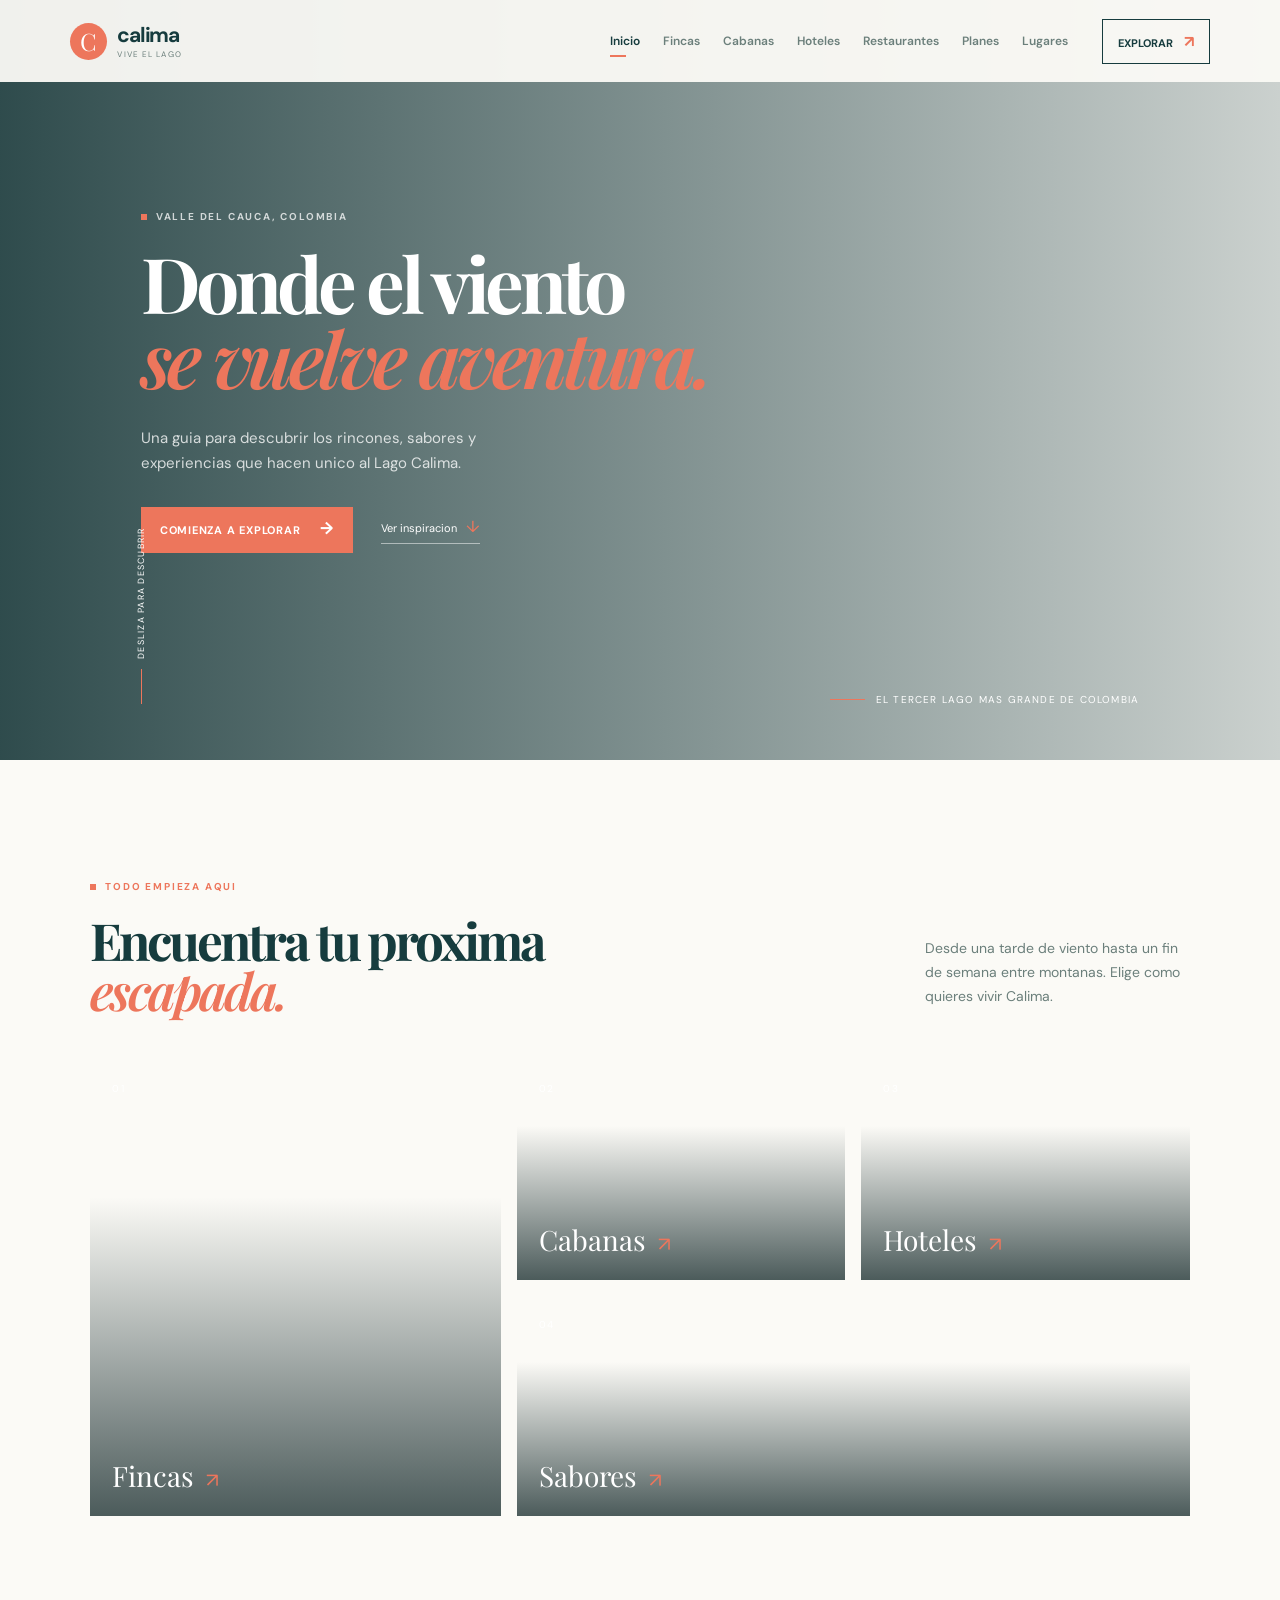
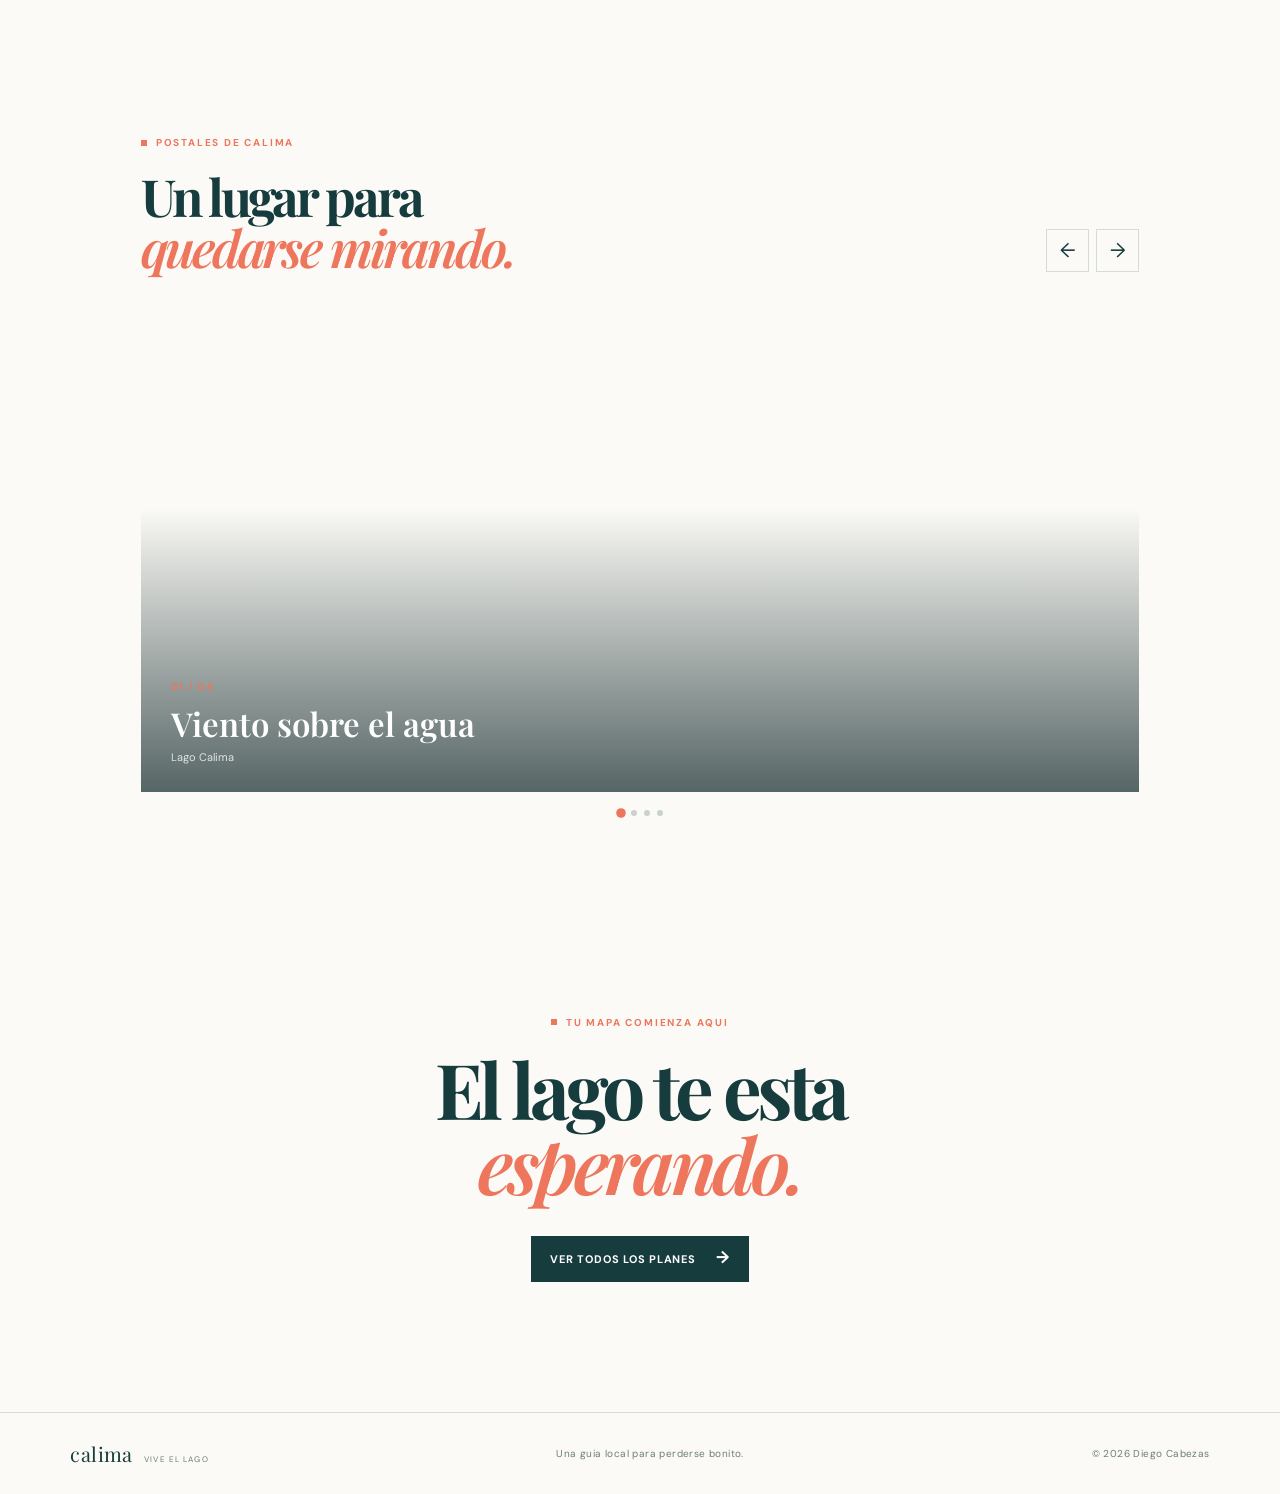
<file: index.html>
<!doctype html>
<html lang="es">
<head>
  <meta charset="UTF-8">
  <meta name="viewport" content="width=device-width, initial-scale=1.0">
  <meta name="description" content="Descubre hospedajes, sabores y experiencias alrededor del Lago Calima.">
  <title>Calima | Descubre el lago</title>
  <link rel="preconnect" href="https://fonts.googleapis.com">
  <link rel="preconnect" href="https://fonts.gstatic.com" crossorigin>
  <link href="https://fonts.googleapis.com/css2?family=DM+Sans:wght@400;500;600;700&family=Playfair+Display:wght@600;700&display=swap" rel="stylesheet">
  <link rel="stylesheet" href="styles.css">
</head>
<body>
  <header class="site-header">
    <a class="brand" href="index.html" aria-label="Calima, inicio">
      <span class="brand-mark" aria-hidden="true">C</span>
      <span><strong>calima</strong><small>vive el lago</small></span>
    </a>

    <button class="menu-toggle" type="button" aria-label="Abrir menu" aria-expanded="false" aria-controls="main-nav">
      <span></span><span></span><span></span>
    </button>

    <nav id="main-nav" class="main-nav" aria-label="Navegacion principal">
      <a class="active" href="index.html">Inicio</a>
      <a href="fincas.html">Fincas</a>
      <a href="cabanas.html">Cabanas</a>
      <a href="hoteles.html">Hoteles</a>
      <a href="restaurantes.html">Restaurantes</a>
      <a href="planes.html">Planes</a>
      <a href="lugares.html">Lugares</a>
    </nav>

    <a class="header-action" href="#explora">Explorar <span aria-hidden="true">&#8599;</span></a>
  </header>

  <main>
    <section class="hero" aria-labelledby="hero-title">
      <div class="hero-content">
        <p class="eyebrow"><span></span> Valle del Cauca, Colombia</p>
        <h1 id="hero-title">Donde el viento<br><em>se vuelve aventura.</em></h1>
        <p class="hero-copy">Una guia para descubrir los rincones, sabores y experiencias que hacen unico al Lago Calima.</p>
        <div class="hero-actions">
          <a class="button button-primary" href="#explora">Comienza a explorar <span aria-hidden="true">&#8594;</span></a>
          <a class="text-link" href="#galeria">Ver inspiracion <span aria-hidden="true">&#8595;</span></a>
        </div>
      </div>
      <div class="hero-note"><span class="note-line"></span><span>El tercer lago mas grande de Colombia</span></div>
      <div class="scroll-cue"><span></span> Desliza para descubrir</div>
    </section>

    <section id="explora" class="explore-section section-shell" aria-labelledby="explore-title">
      <div class="section-heading">
        <div>
          <p class="eyebrow eyebrow-dark"><span></span> Todo empieza aqui</p>
          <h2 id="explore-title">Encuentra tu proxima<br><em>escapada.</em></h2>
        </div>
        <p>Desde una tarde de viento hasta un fin de semana entre montanas. Elige como quieres vivir Calima.</p>
      </div>
      <div class="category-grid">
        <a class="category-card category-tall" href="fincas.html"><span class="card-number">01</span><span class="category-name">Fincas <i>&#8599;</i></span></a>
        <a class="category-card category-cabins" href="cabanas.html"><span class="card-number">02</span><span class="category-name">Cabanas <i>&#8599;</i></span></a>
        <a class="category-card category-hotels" href="hoteles.html"><span class="card-number">03</span><span class="category-name">Hoteles <i>&#8599;</i></span></a>
        <a class="category-card category-food" href="restaurantes.html"><span class="card-number">04</span><span class="category-name">Sabores <i>&#8599;</i></span></a>
      </div>
    </section>

    <section id="galeria" class="gallery-section section-shell" aria-labelledby="gallery-title">
      <div class="gallery-heading">
        <div>
          <p class="eyebrow eyebrow-dark"><span></span> Postales de Calima</p>
          <h2 id="gallery-title">Un lugar para<br><em>quedarse mirando.</em></h2>
        </div>
        <div class="gallery-controls" aria-label="Controles de galeria">
          <button class="gallery-button" id="gallery-prev" type="button" aria-label="Imagen anterior">&#8592;</button>
          <button class="gallery-button" id="gallery-next" type="button" aria-label="Imagen siguiente">&#8594;</button>
        </div>
      </div>
      <div class="gallery-frame">
        <div class="gallery-track" id="gallery-track"></div>
        <div class="gallery-caption"><span id="gallery-counter">01 / 04</span><strong id="gallery-title-current">Viento sobre el agua</strong><span id="gallery-location">Lago Calima</span></div>
      </div>
      <div class="gallery-dots" id="gallery-dots" aria-label="Seleccionar imagen"></div>
    </section>

    <section class="closing-section section-shell">
      <p class="eyebrow eyebrow-dark"><span></span> Tu mapa comienza aqui</p>
      <h2>El lago te esta<br><em>esperando.</em></h2>
      <a class="button button-dark" href="planes.html">Ver todos los planes <span aria-hidden="true">&#8594;</span></a>
    </section>
  </main>

  <footer class="site-footer">
    <span class="brand-footer">calima <small>vive el lago</small></span>
    <span>Una guia local para perderse bonito.</span>
    <span>&copy; 2026 Diego Cabezas</span>
  </footer>
  <script src="app.js"></script>
</body>
</html>
</file>
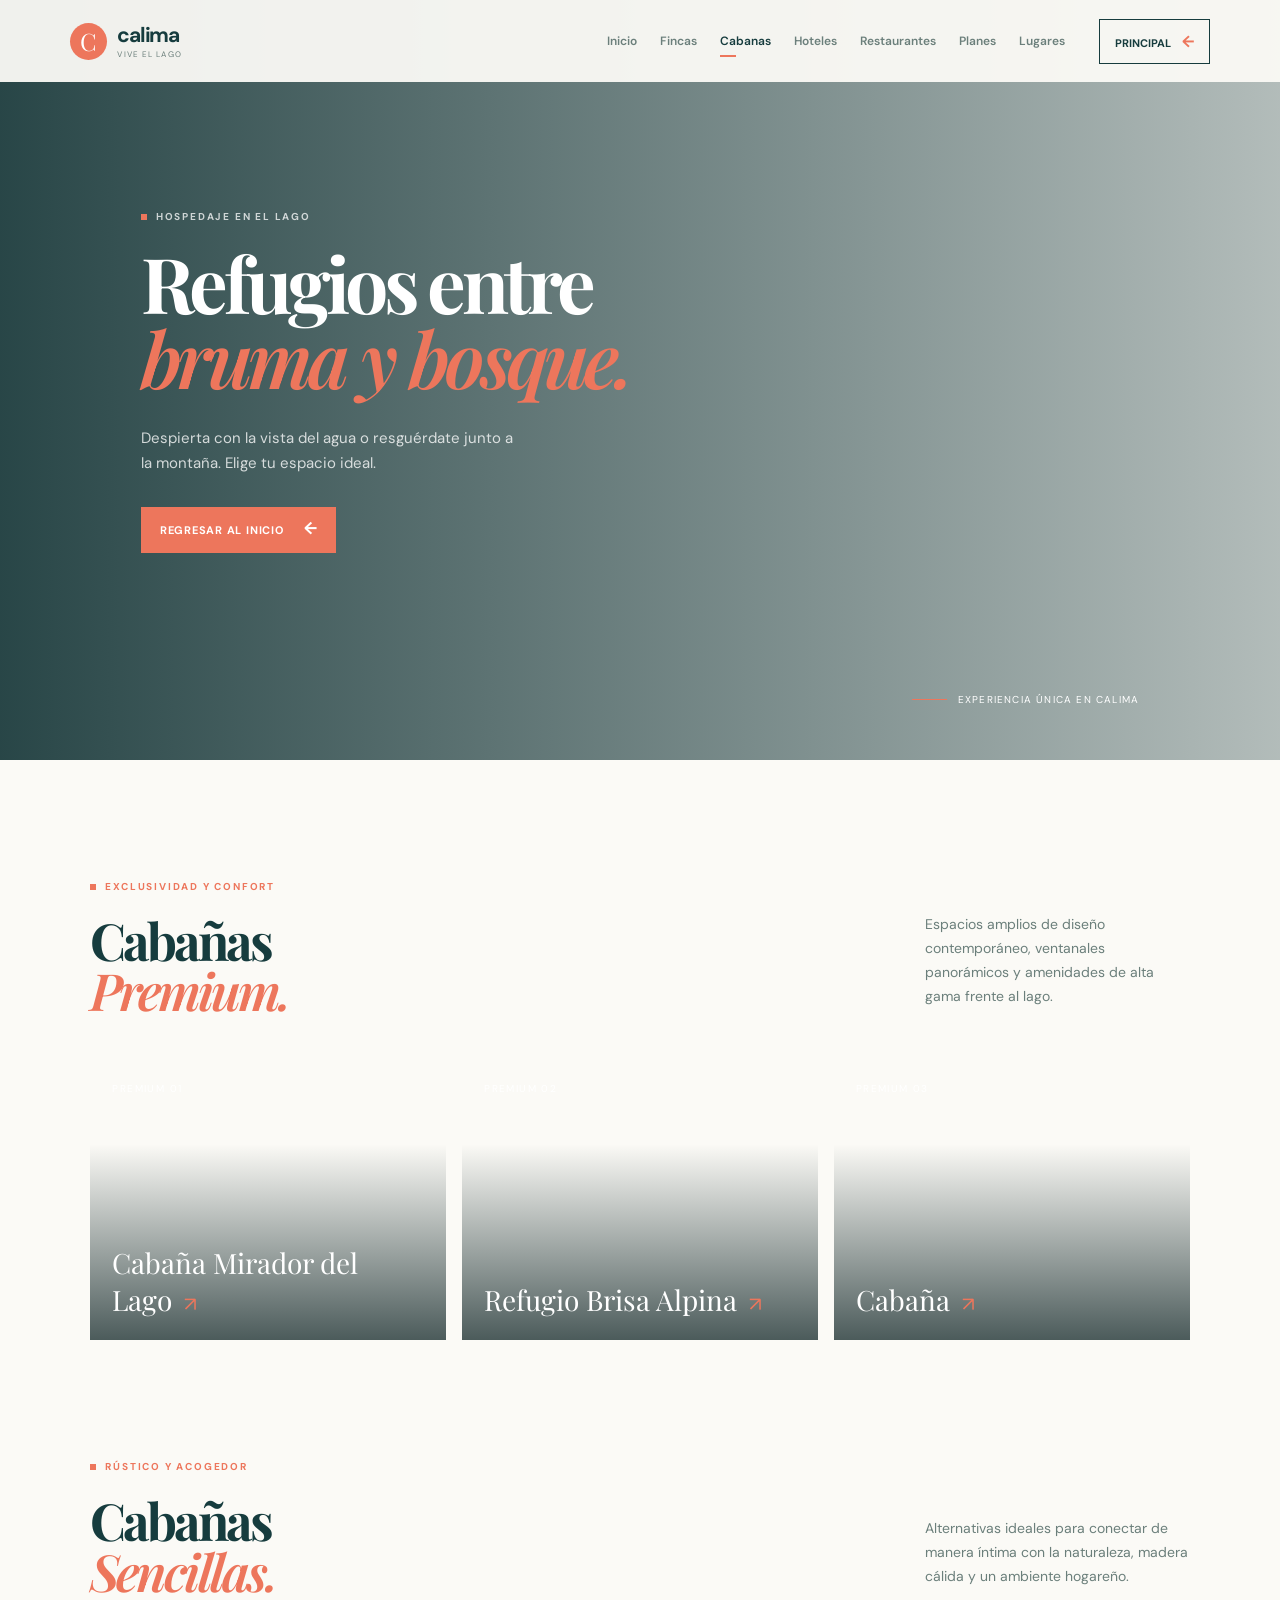
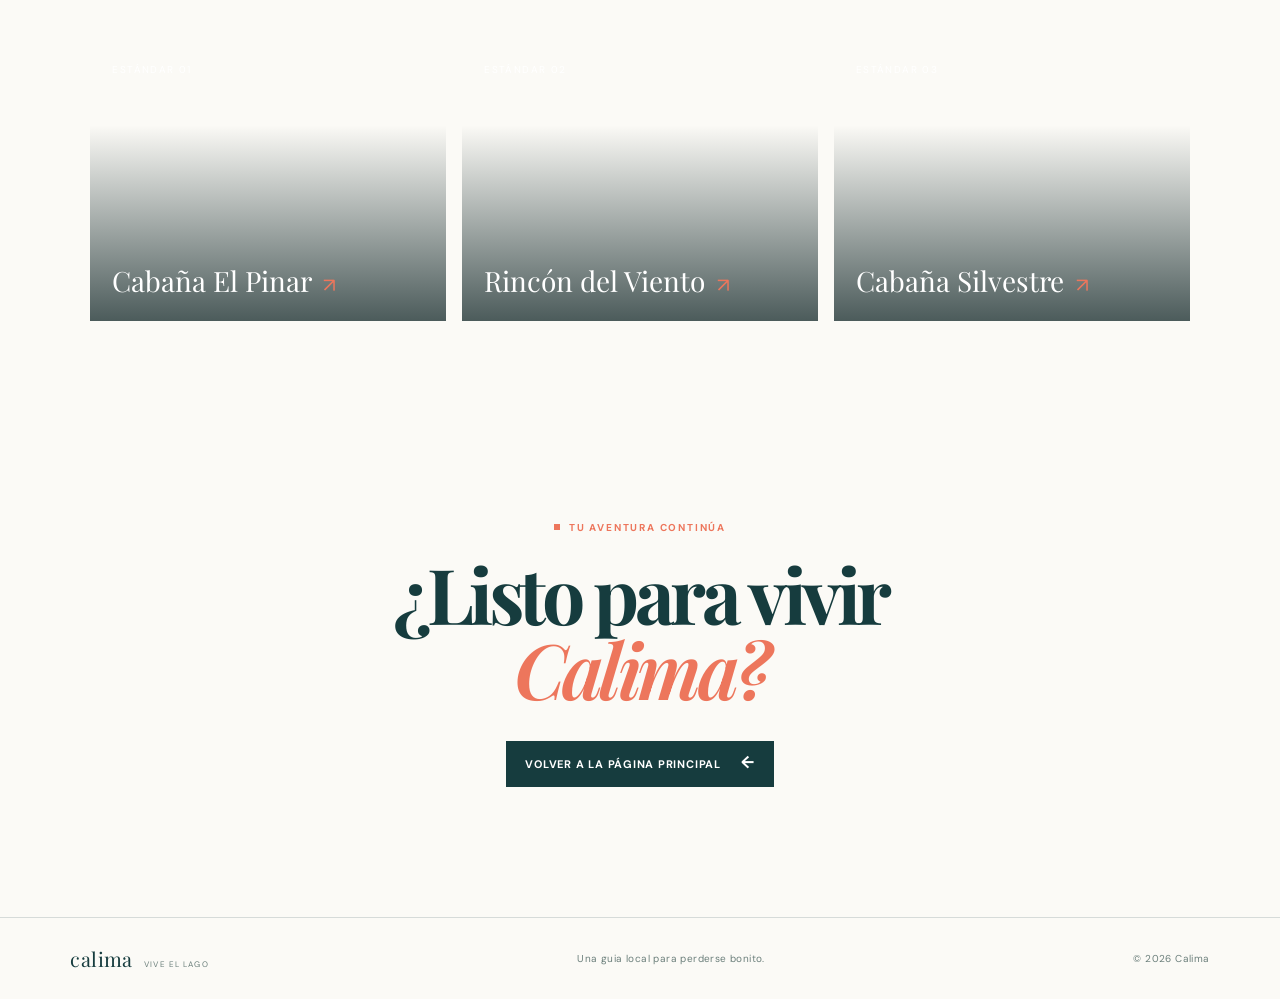
<file: cabanas.html>
<!doctype html>
<html lang="es">
<head>
  <meta charset="UTF-8">
  <meta name="viewport" content="width=device-width, initial-scale=1.0">
  <meta name="description" content="Descubre nuestras cabañas premium y sencillas alrededor del Lago Calima.">
  <title>Cabañas | Calima</title>
  <link rel="preconnect" href="https://fonts.googleapis.com">
  <link rel="preconnect" href="https://fonts.gstatic.com" crossorigin>
  <link href="https://fonts.googleapis.com/css2?family=DM+Sans:wght@400;500;600;700&family=Playfair+Display:wght@600;700&display=swap" rel="stylesheet">
  <link rel="stylesheet" href="styles.css">
</head>
<body>
  <header class="site-header">
    <a class="brand" href="index.html" aria-label="Calima, inicio">
      <span class="brand-mark" aria-hidden="true">C</span>
      <span><strong>calima</strong><small>vive el lago</small></span>
    </a>

    <button class="menu-toggle" type="button" aria-label="Abrir menu" aria-expanded="false" aria-controls="main-nav">
      <span></span><span></span><span></span>
    </button>

    <nav id="main-nav" class="main-nav" aria-label="Navegacion principal">
      <a href="index.html">Inicio</a>
      <a href="fincas.html">Fincas</a>
      <a class="active" href="cabanas.html">Cabanas</a>
      <a href="hoteles.html">Hoteles</a>
      <a href="restaurantes.html">Restaurantes</a>
      <a href="planes.html">Planes</a>
      <a href="lugares.html">Lugares</a>
    </nav>

    <a class="header-action" href="index.html">Principal <span aria-hidden="true">&#8592;</span></a>
  </header>

  <main>
    <!-- Cabecera interna de Cabañas -->
    <section class="hero hero-internal" aria-labelledby="cabanas-title" style="background: linear-gradient(90deg, rgba(11, 45, 47, .88), rgba(11, 45, 47, .3)), url('https://images.unsplash.com/photo-1449158743715-0a90ebb6d2d8?auto=format&fit=crop&w=2000&q=85') center/cover;">
      <div class="hero-content">
        <p class="eyebrow"><span></span> Hospedaje en el Lago</p>
        <h1 id="cabanas-title">Refugios entre<br><em>bruma y bosque.</em></h1>
        <p class="hero-copy">Despierta con la vista del agua o resguérdate junto a la montaña. Elige tu espacio ideal.</p>
        <div class="hero-actions">
          <a class="button button-primary" href="index.html">Regresar al inicio <span aria-hidden="true">&#8592;</span></a>
        </div>
      </div>
      <div class="hero-note"><span class="note-line"></span><span>Experiencia única en Calima</span></div>
    </section>

    <!-- Sección Cabañas Premium -->
    <section class="section-shell" aria-labelledby="premium-title">
      <div class="section-heading">
        <div>
          <p class="eyebrow eyebrow-dark"><span></span> Exclusividad y Confort</p>
          <h2 id="premium-title">Cabañas<br><em>Premium.</em></h2>
        </div>
        <p>Espacios amplios de diseño contemporáneo, ventanales panorámicos y amenidades de alta gama frente al lago.</p>
      </div>

      <div class="category-grid cabins-grid-3">
        <div class="category-card" style="background-image: url('https://images.unsplash.com/photo-1542314831-068cd1dbfeeb?auto=format&fit=crop&w=900&q=80'); grid-row: span 1;">
          <span class="card-number">PREMIUM 01</span>
          <span class="category-name">Cabaña Mirador del Lago <i>&#8599;</i></span>
        </div>
        <div class="category-card" style="background-image: url('https://images.unsplash.com/photo-1512917774080-9991f1c4c750?auto=format&fit=crop&w=900&q=80'); grid-row: span 1;">
          <span class="card-number">PREMIUM 02</span>
          <span class="category-name">Refugio Brisa Alpina <i>&#8599;</i></span>
        </div>
        <div class="category-card" style="background-image: url('https://images.unsplash.com/photo-1600585154340-be6161a56a0c?auto=format&fit=crop&w=900&q=80'); grid-row: span 1;">
          <span class="card-number">PREMIUM 03</span>
          <span class="category-name">Cabaña <i>&#8599;</i></span>
        </div>
      </div>
    </section>

    <!-- Sección Cabañas Sencillas / Acogedoras -->
    <section class="section-shell" aria-labelledby="sencillas-title" style="padding-top: 0;">
      <div class="section-heading">
        <div>
          <p class="eyebrow eyebrow-dark"><span></span> Rústico y Acogedor</p>
          <h2 id="sencillas-title">Cabañas<br><em>Sencillas.</em></h2>
        </div>
        <p>Alternativas ideales para conectar de manera íntima con la naturaleza, madera cálida y un ambiente hogareño.</p>
      </div>

      <div class="category-grid cabins-grid-3">
        <div class="category-card" style="background-image: url('https://images.unsplash.com/photo-1510798831971-661eb04b3739?auto=format&fit=crop&w=900&q=80'); grid-row: span 1;">
          <span class="card-number">ESTÁNDAR 01</span>
          <span class="category-name">Cabaña El Pinar <i>&#8599;</i></span>
        </div>
        <div class="category-card" style="background-image: url('https://images.unsplash.com/photo-1448375240586-882707db888b?auto=format&fit=crop&w=900&q=80'); grid-row: span 1;">
          <span class="card-number">ESTÁNDAR 02</span>
          <span class="category-name">Rincón del Viento <i>&#8599;</i></span>
        </div>
        <div class="category-card" style="background-image: url('https://images.unsplash.com/photo-1470770841072-f978cf4d019e?auto=format&fit=crop&w=900&q=80'); grid-row: span 1;">
          <span class="card-number">ESTÁNDAR 03</span>
          <span class="category-name">Cabaña Silvestre <i>&#8599;</i></span>
        </div>
      </div>
    </section>

    <section class="closing-section section-shell">
      <p class="eyebrow eyebrow-dark"><span></span> Tu aventura continúa</p>
      <h2>¿Listo para vivir<br><em>Calima?</em></h2>
      <a class="button button-dark" href="index.html">Volver a la página principal <span aria-hidden="true">&#8592;</span></a>
    </section>
  </main>

  <footer class="site-footer">
    <span class="brand-footer">calima <small>vive el lago</small></span>
    <span>Una guia local para perderse bonito.</span>
    <span>&copy; 2026 Calima</span>
  </footer>
  <script src="app.js"></script>
</body>
</html>
</file>
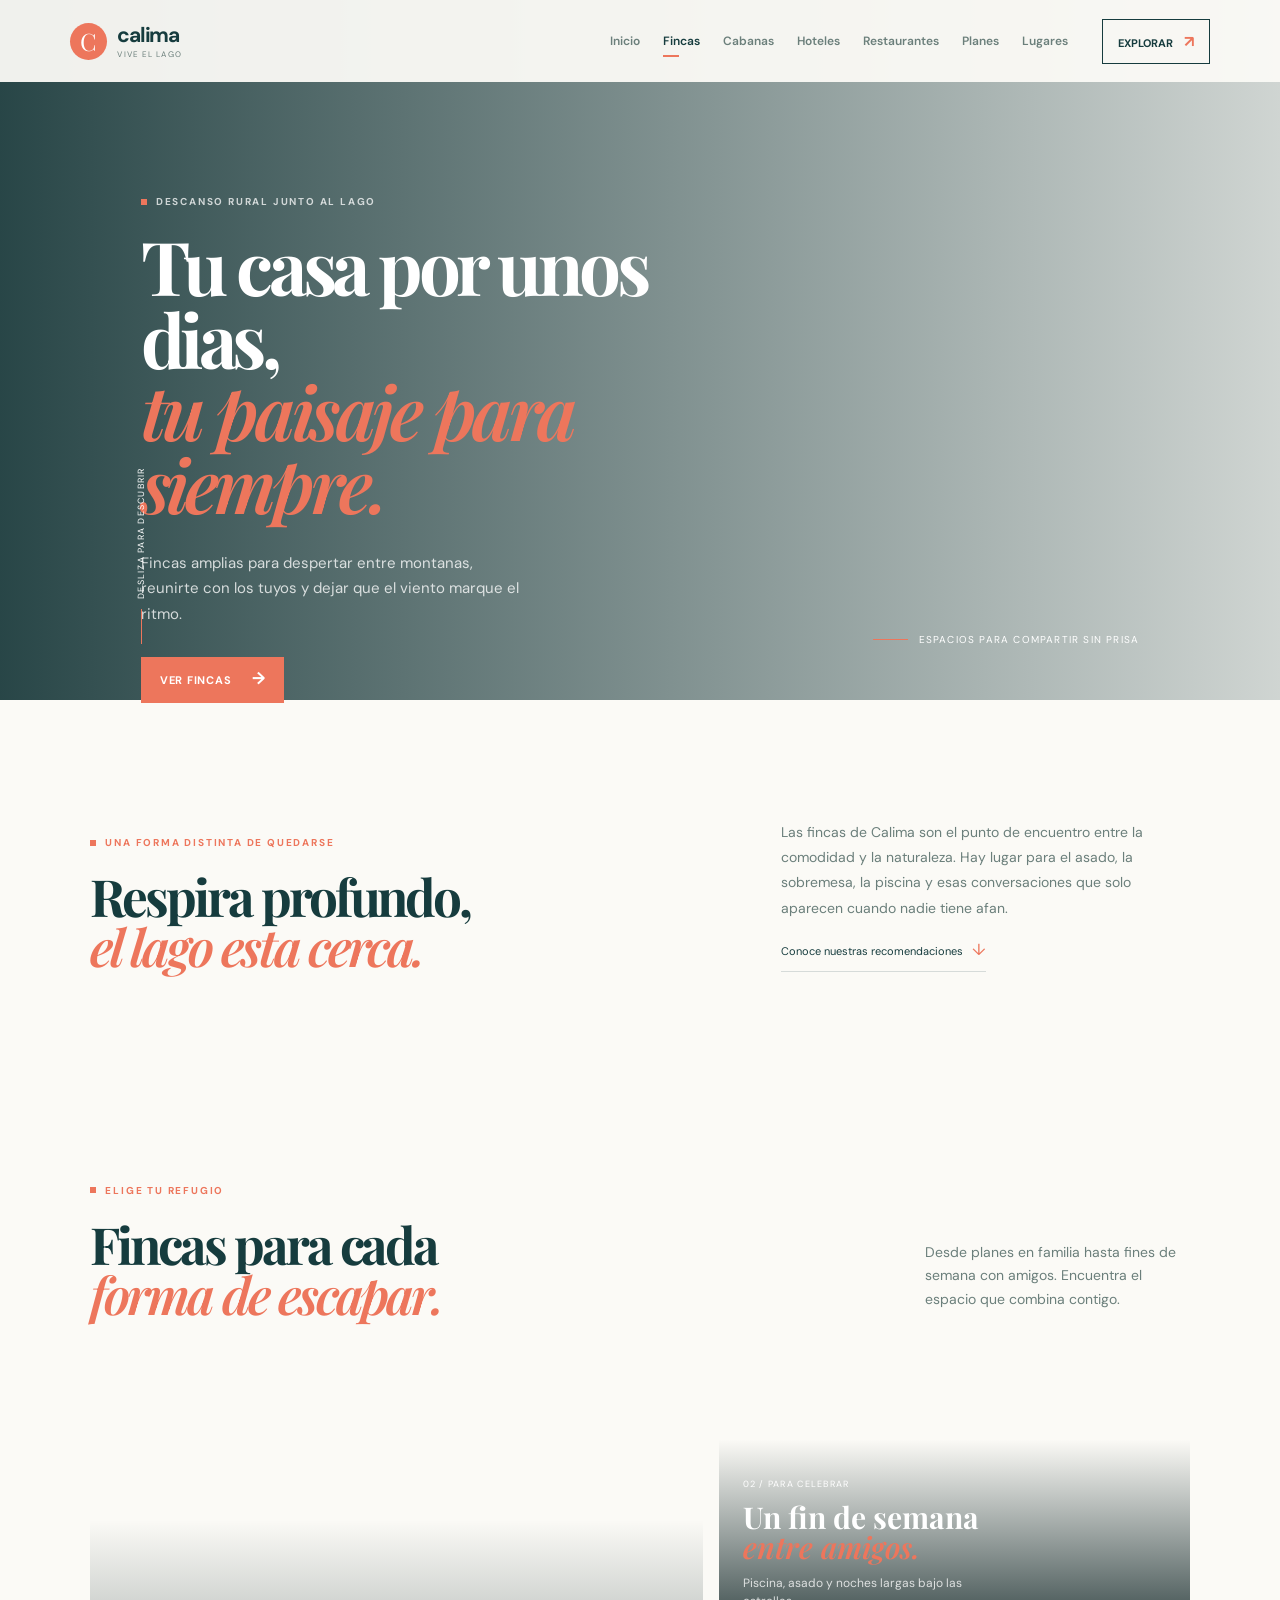
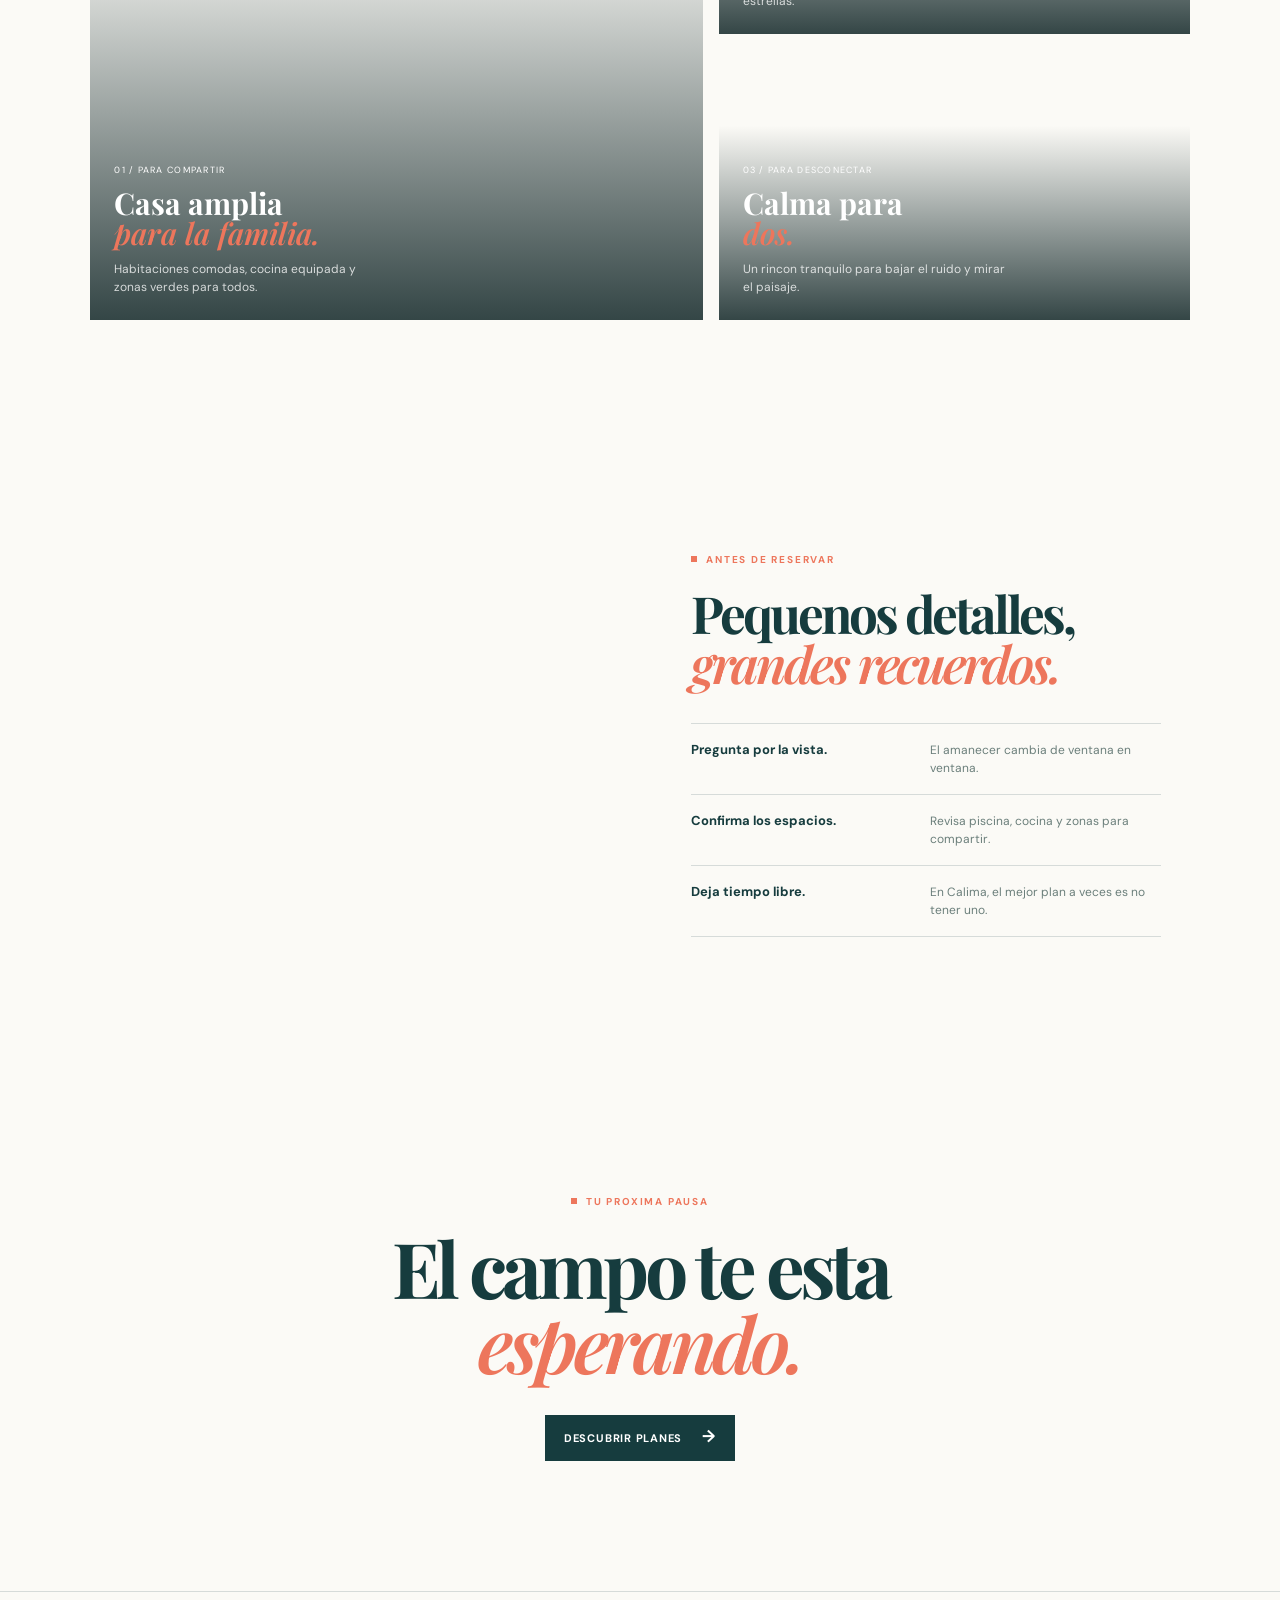
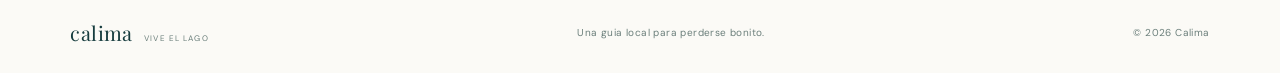
<file: fincas.html>
<!doctype html>
<html lang="es">
<head>
	<meta charset="UTF-8">
	<meta name="viewport" content="width=device-width, initial-scale=1.0">
	<meta name="description" content="Encuentra fincas para descansar, compartir y vivir el paisaje del Lago Calima.">
	<title>Fincas | Calima vive el lago</title>
	<link rel="preconnect" href="https://fonts.googleapis.com">
	<link rel="preconnect" href="https://fonts.gstatic.com" crossorigin>
	<link href="https://fonts.googleapis.com/css2?family=DM+Sans:wght@400;500;600;700&family=Playfair+Display:wght@600;700&display=swap" rel="stylesheet">
	<link rel="stylesheet" href="styles.css">
</head>
<body>
	<header class="site-header">
		<a class="brand" href="index.html" aria-label="Calima, inicio">
			<span class="brand-mark" aria-hidden="true">C</span>
			<span><strong>calima</strong><small>vive el lago</small></span>
		</a>
		<button class="menu-toggle" type="button" aria-label="Abrir menu" aria-expanded="false" aria-controls="main-nav">
			<span></span><span></span><span></span>
		</button>
		<nav id="main-nav" class="main-nav" aria-label="Navegacion principal">
			<a href="index.html">Inicio</a>
			<a class="active" href="fincas.html">Fincas</a>
			<a href="cabanas.html">Cabanas</a>
			<a href="hoteles.html">Hoteles</a>
			<a href="restaurantes.html">Restaurantes</a>
			<a href="planes.html">Planes</a>
			<a href="lugares.html">Lugares</a>
		</nav>
		<a class="header-action" href="#fincas-seleccionadas">Explorar <span aria-hidden="true">&#8599;</span></a>
	</header>

	<main>
		<section class="finca-hero" aria-labelledby="finca-hero-title">
			<div class="finca-hero-content">
				<p class="eyebrow"><span></span> Descanso rural junto al lago</p>
				<h1 id="finca-hero-title">Tu casa por unos dias,<br><em>tu paisaje para siempre.</em></h1>
				<p class="hero-copy">Fincas amplias para despertar entre montanas, reunirte con los tuyos y dejar que el viento marque el ritmo.</p>
				<a class="button button-primary" href="#fincas-seleccionadas">Ver fincas <span aria-hidden="true">&#8594;</span></a>
			</div>
			<div class="hero-note"><span class="note-line"></span><span>Espacios para compartir sin prisa</span></div>
			<div class="scroll-cue"><span></span> Desliza para descubrir</div>
		</section>

		<section class="finca-intro section-shell" aria-labelledby="finca-intro-title">
			<div>
				<p class="eyebrow eyebrow-dark"><span></span> Una forma distinta de quedarse</p>
				<h2 id="finca-intro-title">Respira profundo,<br><em>el lago esta cerca.</em></h2>
			</div>
			<div class="finca-intro-copy">
				<p>Las fincas de Calima son el punto de encuentro entre la comodidad y la naturaleza. Hay lugar para el asado, la sobremesa, la piscina y esas conversaciones que solo aparecen cuando nadie tiene afan.</p>
				<a class="text-link text-link-dark" href="#fincas-seleccionadas">Conoce nuestras recomendaciones <span aria-hidden="true">&#8595;</span></a>
			</div>
		</section>

		<section id="fincas-seleccionadas" class="finca-list section-shell" aria-labelledby="finca-list-title">
			<div class="section-heading finca-heading">
				<div>
					<p class="eyebrow eyebrow-dark"><span></span> Elige tu refugio</p>
					<h2 id="finca-list-title">Fincas para cada<br><em>forma de escapar.</em></h2>
				</div>
				<p>Desde planes en familia hasta fines de semana con amigos. Encuentra el espacio que combina contigo.</p>
			</div>
			<div class="finca-grid">
				<article class="finca-card finca-card-large finca-card-family">
					<div class="finca-card-overlay"></div>
					<div class="finca-card-content"><span class="card-number">01 / PARA COMPARTIR</span><h3>Casa amplia<br><em>para la familia.</em></h3><p>Habitaciones comodas, cocina equipada y zonas verdes para todos.</p></div>
				</article>
				<article class="finca-card finca-card-friends">
					<div class="finca-card-overlay"></div>
					<div class="finca-card-content"><span class="card-number">02 / PARA CELEBRAR</span><h3>Un fin de semana<br><em>entre amigos.</em></h3><p>Piscina, asado y noches largas bajo las estrellas.</p></div>
				</article>
				<article class="finca-card finca-card-couple">
					<div class="finca-card-overlay"></div>
					<div class="finca-card-content"><span class="card-number">03 / PARA DESCONECTAR</span><h3>Calma para<br><em>dos.</em></h3><p>Un rincon tranquilo para bajar el ruido y mirar el paisaje.</p></div>
				</article>
			</div>
		</section>

		<section class="finca-guide section-shell" aria-labelledby="guide-title">
			<div class="finca-guide-image" role="img" aria-label="Terraza de una finca con vista a las montanas"></div>
			<div class="finca-guide-content">
				<p class="eyebrow eyebrow-dark"><span></span> Antes de reservar</p>
				<h2 id="guide-title">Pequenos detalles,<br><em>grandes recuerdos.</em></h2>
				<ul class="finca-tips">
					<li><strong>Pregunta por la vista.</strong><span>El amanecer cambia de ventana en ventana.</span></li>
					<li><strong>Confirma los espacios.</strong><span>Revisa piscina, cocina y zonas para compartir.</span></li>
					<li><strong>Deja tiempo libre.</strong><span>En Calima, el mejor plan a veces es no tener uno.</span></li>
				</ul>
			</div>
		</section>

		<section class="closing-section section-shell">
			<p class="eyebrow eyebrow-dark"><span></span> Tu proxima pausa</p>
			<h2>El campo te esta<br><em>esperando.</em></h2>
			<a class="button button-dark" href="planes.html">Descubrir planes <span aria-hidden="true">&#8594;</span></a>
		</section>
	</main>

	<footer class="site-footer">
		<span class="brand-footer">calima <small>vive el lago</small></span>
		<span>Una guia local para perderse bonito.</span>
		<span>&copy; 2026 Calima</span>
	</footer>
	<script src="app.js"></script>
</body>
</html>
</file>
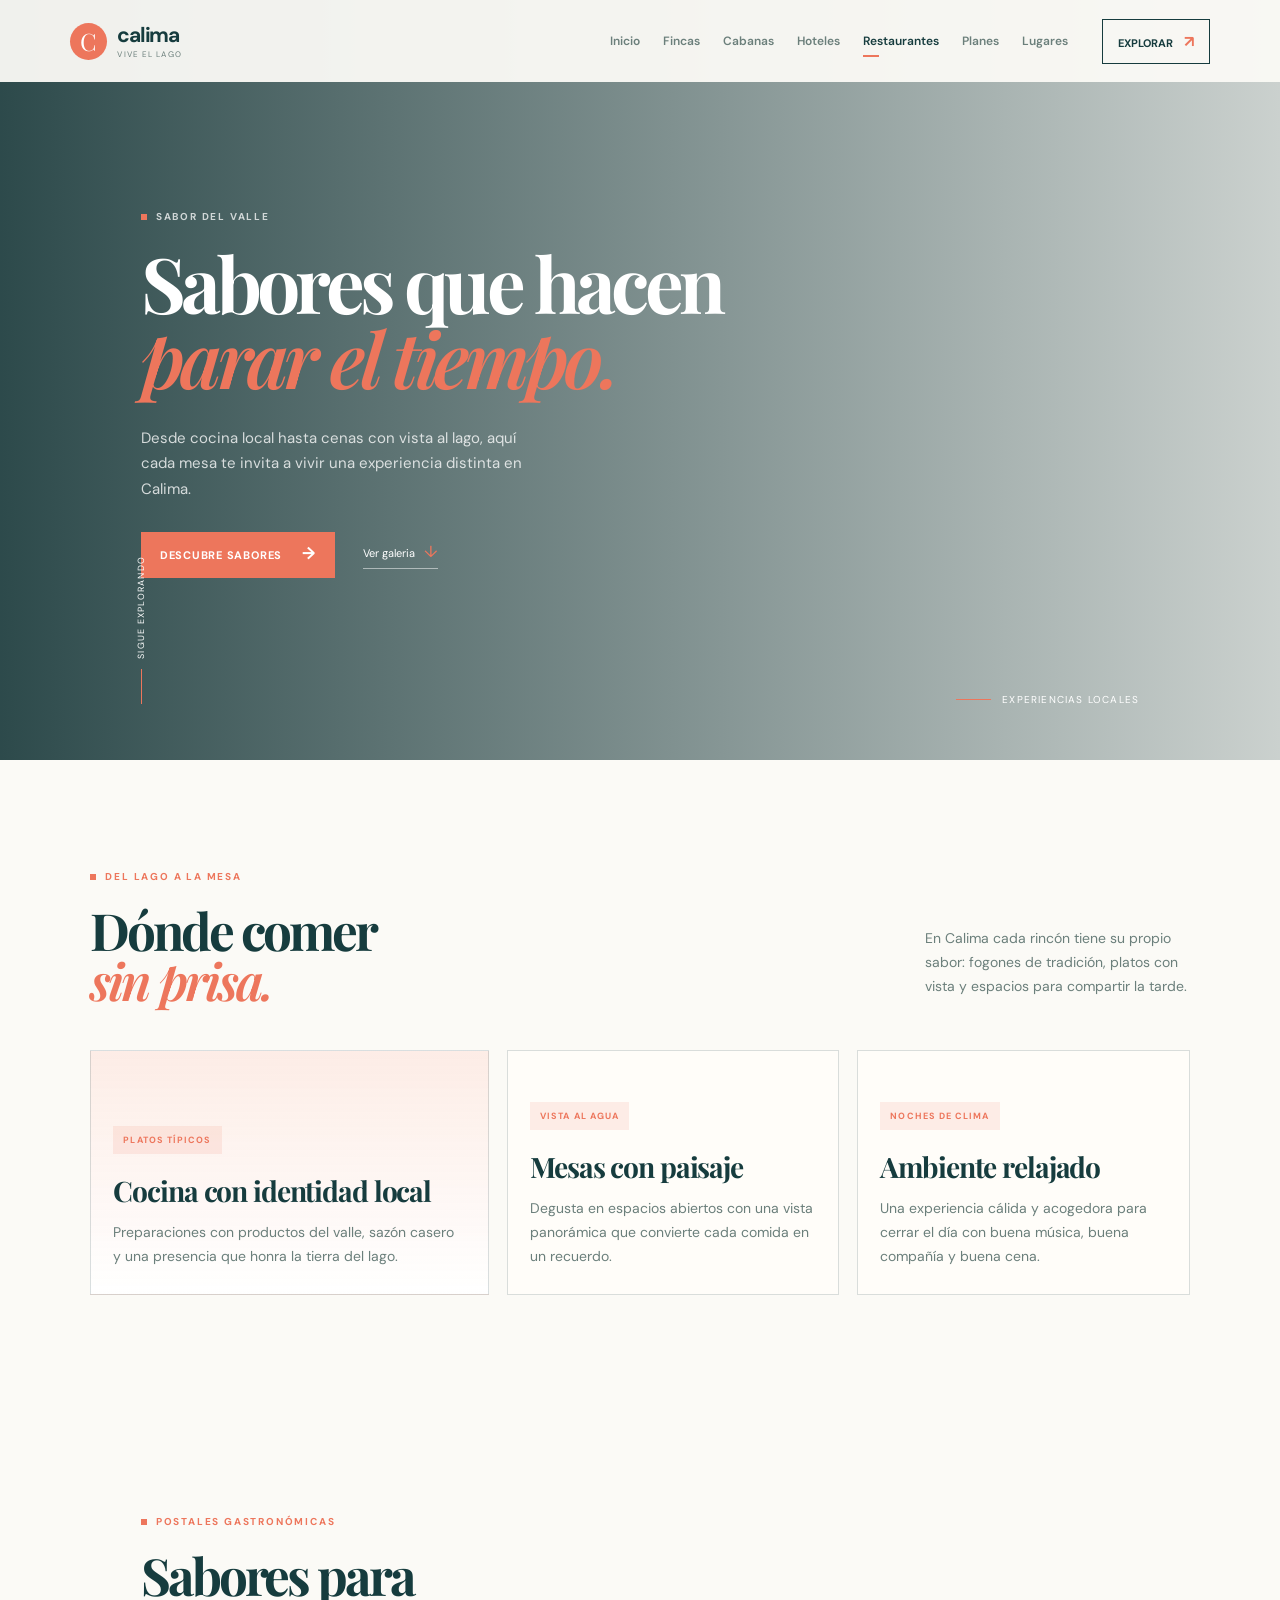
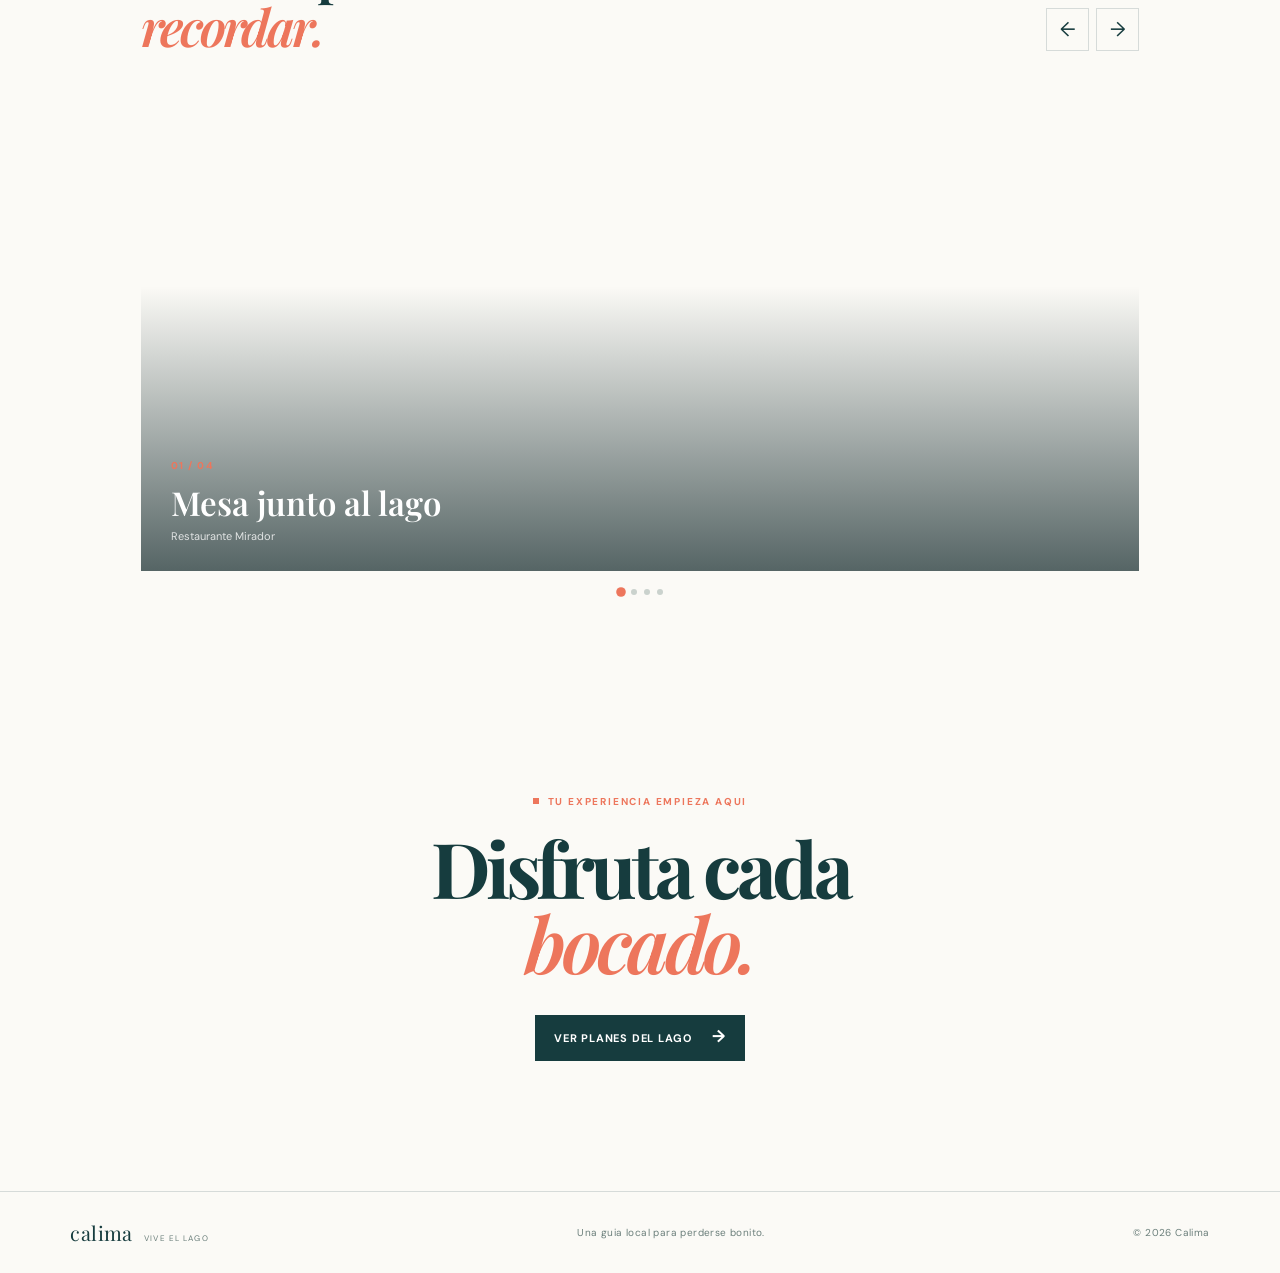
<file: restaurantes.html>
<!doctype html>
<html lang="es">
<head>
  <meta charset="UTF-8">
  <meta name="viewport" content="width=device-width, initial-scale=1.0">
  <meta name="description" content="Descubre los mejores restaurantes y sabores del Lago Calima.">
  <title>Calima | Restaurantes</title>
  <link rel="preconnect" href="https://fonts.googleapis.com">
  <link rel="preconnect" href="https://fonts.gstatic.com" crossorigin>
  <link href="https://fonts.googleapis.com/css2?family=DM+Sans:wght@400;500;600;700&family=Playfair+Display:wght@600;700&display=swap" rel="stylesheet">
  <link rel="stylesheet" href="styles.css">
</head>
<body data-page="restaurantes">
  <header class="site-header">
    <a class="brand" href="index.html" aria-label="Calima, inicio">
      <span class="brand-mark" aria-hidden="true">C</span>
      <span><strong>calima</strong><small>vive el lago</small></span>
    </a>

    <button class="menu-toggle" type="button" aria-label="Abrir menu" aria-expanded="false" aria-controls="main-nav">
      <span></span><span></span><span></span>
    </button>

    <nav id="main-nav" class="main-nav" aria-label="Navegacion principal">
      <a href="index.html">Inicio</a>
      <a href="fincas.html">Fincas</a>
      <a href="cabanas.html">Cabanas</a>
      <a href="hoteles.html">Hoteles</a>
      <a class="active" href="restaurantes.html">Restaurantes</a>
      <a href="planes.html">Planes</a>
      <a href="lugares.html">Lugares</a>
    </nav>

    <a class="header-action" href="#explora">Explorar <span aria-hidden="true">&#8599;</span></a>
  </header>

  <main>
    <section class="hero restaurant-hero" aria-labelledby="restaurant-title">
      <div class="hero-content">
        <p class="eyebrow"><span></span> Sabor del valle</p>
        <h1 id="restaurant-title">Sabores que hacen<br><em>parar el tiempo.</em></h1>
        <p class="hero-copy">Desde cocina local hasta cenas con vista al lago, aquí cada mesa te invita a vivir una experiencia distinta en Calima.</p>
        <div class="hero-actions">
          <a class="button button-primary" href="#explora">Descubre sabores <span aria-hidden="true">&#8594;</span></a>
          <a class="text-link" href="#galeria">Ver galeria <span aria-hidden="true">&#8595;</span></a>
        </div>
      </div>
      <div class="hero-note"><span class="note-line"></span><span>Experiencias locales</span></div>
      <div class="scroll-cue"><span></span> Sigue explorando</div>
    </section>

    <section id="explora" class="explore-section section-shell restaurant-intro" aria-labelledby="restaurant-explore-title">
      <div class="section-heading">
        <div>
          <p class="eyebrow eyebrow-dark"><span></span> Del lago a la mesa</p>
          <h2 id="restaurant-explore-title">Dónde comer<br><em>sin prisa.</em></h2>
        </div>
        <p>En Calima cada rincón tiene su propio sabor: fogones de tradición, platos con vista y espacios para compartir la tarde.</p>
      </div>

      <div class="restaurant-highlights">
        <article class="restaurant-card restaurant-card-large">
          <span class="restaurant-badge">Platos típicos</span>
          <h3>Cocina con identidad local</h3>
          <p>Preparaciones con productos del valle, sazón casero y una presencia que honra la tierra del lago.</p>
        </article>
        <article class="restaurant-card">
          <span class="restaurant-badge">Vista al agua</span>
          <h3>Mesas con paisaje</h3>
          <p>Degusta en espacios abiertos con una vista panorámica que convierte cada comida en un recuerdo.</p>
        </article>
        <article class="restaurant-card">
          <span class="restaurant-badge">Noches de clima</span>
          <h3>Ambiente relajado</h3>
          <p>Una experiencia cálida y acogedora para cerrar el día con buena música, buena compañía y buena cena.</p>
        </article>
      </div>
    </section>

    <section id="galeria" class="gallery-section section-shell" aria-labelledby="gallery-title">
      <div class="gallery-heading">
        <div>
          <p class="eyebrow eyebrow-dark"><span></span> Postales gastronómicas</p>
          <h2 id="gallery-title">Sabores para<br><em>recordar.</em></h2>
        </div>
        <div class="gallery-controls" aria-label="Controles de galeria">
          <button class="gallery-button" id="gallery-prev" type="button" aria-label="Imagen anterior">&#8592;</button>
          <button class="gallery-button" id="gallery-next" type="button" aria-label="Imagen siguiente">&#8594;</button>
        </div>
      </div>
      <div class="gallery-frame">
        <div class="gallery-track" id="gallery-track"></div>
        <div class="gallery-caption"><span id="gallery-counter">01 / 04</span><strong id="gallery-title-current">Viento sobre el agua</strong><span id="gallery-location">Lago Calima</span></div>
      </div>
      <div class="gallery-dots" id="gallery-dots" aria-label="Seleccionar imagen"></div>
    </section>

    <section class="closing-section section-shell">
      <p class="eyebrow eyebrow-dark"><span></span> Tu experiencia empieza aqui</p>
      <h2>Disfruta cada<br><em>bocado.</em></h2>
      <a class="button button-dark" href="planes.html">Ver planes del lago <span aria-hidden="true">&#8594;</span></a>
    </section>
  </main>

  <footer class="site-footer">
    <span class="brand-footer">calima <small>vive el lago</small></span>
    <span>Una guia local para perderse bonito.</span>
    <span>&copy; 2026 Calima</span>
  </footer>

  <script src="app.js"></script>
</body>
</html>
</file>
<file: styles.css>
:root {
  --ink: #163c3e;
  --deep: #0f292b;
  --sand: #f4f0e8;
  --cream: #fbfaf6;
  --coral: #ed765c;
  --muted: #6b7f7b;
  --line: rgba(22, 60, 62, .16);
  --serif: 'Playfair Display', Georgia, serif;
  --sans: 'DM Sans', sans-serif;
}

* { box-sizing: border-box; }
html { scroll-behavior: smooth; }
body { margin: 0; color: var(--ink); background: var(--cream); font-family: var(--sans); }
a { color: inherit; text-decoration: none; }
button { color: inherit; font: inherit; }

.site-header { align-items: center; background: rgba(251, 250, 246, .95); display: flex; gap: 34px; height: 82px; justify-content: space-between; padding: 0 5.5vw; position: absolute; top: 0; width: 100%; z-index: 5; }
.brand { align-items: center; display: flex; gap: 10px; line-height: 1; }
.brand-mark { align-items: center; background: var(--coral); border-radius: 50%; color: white; display: flex; font-family: var(--serif); font-size: 24px; height: 37px; justify-content: center; width: 37px; }
.brand strong { display: block; font-size: 21px; letter-spacing: -.06em; }
.brand small, .brand-footer small { color: var(--muted); display: block; font-size: 8px; letter-spacing: .14em; margin-top: 4px; text-transform: uppercase; }
.main-nav { display: flex; gap: 23px; margin-left: auto; }
.main-nav a { color: var(--muted); font-size: 12px; font-weight: 600; padding: 8px 0; position: relative; }
.main-nav a:hover, .main-nav a.active { color: var(--ink); }
.main-nav a.active::after { background: var(--coral); bottom: 0; content: ''; height: 2px; left: 0; position: absolute; width: 16px; }
.header-action { border: 1px solid var(--ink); font-size: 11px; font-weight: 700; padding: 11px 15px; text-transform: uppercase; }
.header-action span { color: var(--coral); font-size: 16px; margin-left: 8px; }
.menu-toggle { background: transparent; border: 0; cursor: pointer; display: none; padding: 8px; }
.menu-toggle span { background: var(--ink); display: block; height: 2px; margin: 4px 0; width: 22px; }

.hero { background: linear-gradient(90deg, rgba(11, 45, 47, .85), rgba(11, 45, 47, .2)), url('https://images.unsplash.com/photo-1500534623283-312aade485b7?auto=format&fit=crop&w=2000&q=85') center/cover; color: white; height: min(760px, 100vh); min-height: 620px; padding: 210px 11vw 60px; position: relative; }
.finca-hero { background: linear-gradient(90deg, rgba(11, 45, 47, .88), rgba(11, 45, 47, .18)), url('https://images.unsplash.com/photo-1564013799919-ab600027ffc6?auto=format&fit=crop&w=2000&q=85') center/cover; color: white; height: min(700px, 92vh); min-height: 590px; padding: 195px 11vw 60px; position: relative; }
.finca-hero-content { max-width: 650px; }
.finca-hero h1 { font-family: var(--serif); font-size: clamp(45px, 5.8vw, 78px); letter-spacing: -.06em; line-height: .98; margin: 0; }
.hero-content { max-width: 590px; }
.eyebrow { align-items: center; color: rgba(255, 255, 255, .75); display: flex; font-size: 10px; font-weight: 700; gap: 9px; letter-spacing: .18em; margin: 0 0 22px; text-transform: uppercase; }
.eyebrow span { background: var(--coral); display: block; height: 6px; width: 6px; }
.eyebrow-dark { color: var(--coral); }
.hero h1, h2 { font-family: var(--serif); font-size: clamp(45px, 6vw, 83px); letter-spacing: -.06em; line-height: .98; margin: 0; }
h1 em, h2 em { color: var(--coral); font-style: italic; font-weight: 600; }
.hero-copy { color: rgba(255, 255, 255, .78); font-size: 15px; line-height: 1.7; margin: 30px 0; max-width: 385px; }
.hero-actions { align-items: center; display: flex; gap: 28px; }
.button { display: inline-flex; font-size: 11px; font-weight: 700; gap: 20px; letter-spacing: .07em; padding: 16px 19px; text-transform: uppercase; transition: transform .2s, background .2s; }
.button:hover { transform: translateY(-3px); }
.button-primary { background: var(--coral); color: white; }
.button-primary span, .button-dark span { font-size: 17px; line-height: 10px; }
.text-link { border-bottom: 1px solid rgba(255, 255, 255, .5); font-size: 11px; padding-bottom: 6px; }
.text-link span { color: var(--coral); font-size: 16px; margin-left: 6px; }
.text-link-dark { border-color: var(--line); color: var(--ink); display: inline-block; margin-top: 15px; }
.hero-note { align-items: center; bottom: 54px; display: flex; font-size: 10px; gap: 11px; letter-spacing: .12em; position: absolute; right: 11vw; text-transform: uppercase; }
.note-line { background: var(--coral); display: block; height: 1px; width: 35px; }
.scroll-cue { align-items: center; bottom: 50px; display: flex; font-size: 9px; gap: 10px; left: 11vw; letter-spacing: .14em; position: absolute; text-transform: uppercase; transform: rotate(-90deg); transform-origin: left center; }
.scroll-cue span { background: var(--coral); height: 1px; width: 35px; }

.section-shell { margin: 0 auto; max-width: 1240px; padding: 120px 5.5vw; }
.explore-section { padding-bottom: 100px; }
.section-heading, .gallery-heading { align-items: end; display: flex; justify-content: space-between; margin-bottom: 45px; }
.section-heading h2, .gallery-heading h2 { font-size: clamp(36px, 4vw, 59px); }
.section-heading > p { color: var(--muted); font-size: 14px; line-height: 1.7; margin: 0 0 7px; max-width: 265px; }
.finca-intro { align-items: end; display: grid; gap: 10vw; grid-template-columns: 1.1fr .8fr; padding-bottom: 92px; }
.finca-intro h2, .finca-heading h2, .finca-guide h2 { font-size: clamp(38px, 4vw, 61px); }
.finca-intro-copy { color: var(--muted); font-size: 14px; line-height: 1.8; max-width: 370px; }
.finca-intro-copy p { margin: 0; }
.finca-heading { align-items: end; }
.finca-grid { display: grid; gap: 16px; grid-template-columns: 1.3fr 1fr; grid-template-rows: 270px 270px; }
.finca-card { background-position: center; background-size: cover; color: white; min-height: 270px; overflow: hidden; position: relative; }
.finca-card-large { grid-row: span 2; }
.finca-card-family { background-image: url('https://images.unsplash.com/photo-1600607687939-ce8a6c25118c?auto=format&fit=crop&w=1100&q=85'); }
.finca-card-friends { background-image: url('https://images.unsplash.com/photo-1600585154340-be6161a56a0c?auto=format&fit=crop&w=1000&q=85'); }
.finca-card-couple { background-image: url('https://images.unsplash.com/photo-1600566753086-00f18fb6b3ea?auto=format&fit=crop&w=1000&q=85'); }
.finca-card-overlay { background: linear-gradient(0deg, rgba(8, 30, 31, .82), transparent 72%); inset: 0; position: absolute; }
.finca-card-content { bottom: 24px; left: 24px; max-width: 360px; position: absolute; right: 24px; }
.finca-card-content .card-number { display: block; font-size: 9px; letter-spacing: .14em; margin-bottom: 12px; }
.finca-card-content h3 { font-family: var(--serif); font-size: 30px; line-height: 1; margin: 0; }
.finca-card-content h3 em { color: var(--coral); font-style: italic; font-weight: 600; }
.finca-card-content p { color: rgba(255, 255, 255, .78); font-size: 12px; line-height: 1.5; margin: 12px 0 0; max-width: 270px; }
.finca-card:hover .finca-card-overlay { background: linear-gradient(0deg, rgba(8, 30, 31, .92), rgba(8, 30, 31, .1)); }
.finca-guide { align-items: center; display: grid; gap: 8vw; grid-template-columns: 1fr 1fr; padding-top: 55px; }
.finca-guide-image { background: url('https://images.unsplash.com/photo-1600607687920-4e2a09cf159d?auto=format&fit=crop&w=1200&q=85') center/cover; min-height: 500px; }
.finca-guide-content { max-width: 470px; }
.finca-tips { list-style: none; margin: 35px 0 0; padding: 0; }
.finca-tips li { border-top: 1px solid var(--line); display: grid; gap: 8px; grid-template-columns: 1fr 1fr; padding: 17px 0; }
.finca-tips li:last-child { border-bottom: 1px solid var(--line); }
.finca-tips strong { font-size: 13px; }
.finca-tips span { color: var(--muted); font-size: 12px; line-height: 1.5; }
.category-grid { display: grid; gap: 16px; grid-template-columns: 1.25fr 1fr 1fr; grid-template-rows: 220px 220px; }
.category-card { background-position: center; background-size: cover; color: white; display: flex; flex-direction: column; justify-content: space-between; overflow: hidden; padding: 22px; position: relative; transition: transform .3s; }
.category-card::before { background: linear-gradient(0deg, rgba(8, 30, 31, .72), transparent 70%); content: ''; inset: 0; position: absolute; }
.category-card:hover { transform: translateY(-5px); }
.category-tall { background-image: url('https://images.unsplash.com/photo-1564013799919-ab600027ffc6?auto=format&fit=crop&w=900&q=80'); grid-row: span 2; }
.category-cabins { background-image: url('https://images.unsplash.com/photo-1449158743715-0a90ebb6d2d8?auto=format&fit=crop&w=900&q=80'); }
.category-hotels { background-image: url('https://images.unsplash.com/photo-1566073771259-6a8506099945?auto=format&fit=crop&w=900&q=80'); }
.category-food { background-image: url('https://images.unsplash.com/photo-1517248135467-4c7edcad34c4?auto=format&fit=crop&w=900&q=80'); grid-column: 2 / span 2; }
.card-number, .category-name { position: relative; z-index: 1; }
.card-number { font-size: 10px; letter-spacing: .14em; }
.category-name { font-family: var(--serif); font-size: 28px; }
.category-name i { color: var(--coral); font-family: var(--sans); font-size: 20px; font-style: normal; margin-left: 5px; }

.gallery-section { max-width: none; padding-left: 11vw; padding-right: 11vw; }
.gallery-controls { display: flex; gap: 7px; }
.gallery-button { background: transparent; border: 1px solid var(--line); cursor: pointer; font-size: 20px; height: 43px; transition: background .2s, color .2s; width: 43px; }
.gallery-button:hover { background: var(--ink); color: white; }
.gallery-frame { height: 475px; overflow: hidden; position: relative; }
.gallery-track { display: flex; height: 100%; transition: transform .55s cubic-bezier(.22, .61, .36, 1); }
.gallery-slide { background-position: center; background-size: cover; flex: 0 0 100%; position: relative; }
.gallery-slide::after { background: linear-gradient(0deg, rgba(7, 30, 32, .68), transparent 60%); content: ''; inset: 0; position: absolute; }
.gallery-caption { bottom: 28px; color: white; display: flex; flex-direction: column; left: 30px; position: absolute; z-index: 1; }
.gallery-caption span:first-child { color: var(--coral); font-size: 10px; font-weight: 700; letter-spacing: .15em; margin-bottom: 8px; }
.gallery-caption strong { font-family: var(--serif); font-size: 33px; font-weight: 600; }
.gallery-caption span:last-child { font-size: 11px; margin-top: 5px; opacity: .8; }
.gallery-dots { display: flex; gap: 7px; justify-content: center; margin-top: 18px; }
.gallery-dots button { background: #cad2cd; border: 0; border-radius: 50%; cursor: pointer; height: 6px; padding: 0; transition: background .2s, transform .2s; width: 6px; }
.gallery-dots button.active { background: var(--coral); transform: scale(1.6); }

.restaurant-hero { background: linear-gradient(90deg, rgba(11, 45, 47, .86), rgba(11, 45, 47, .2)), url('https://images.unsplash.com/photo-1559339352-11d035aa65de?auto=format&fit=crop&w=2000&q=85') center/cover; }
.restaurant-intro { padding-top: 110px; }
.restaurant-highlights { display: grid; gap: 18px; grid-template-columns: 1.2fr 1fr 1fr; margin-top: 28px; }
.restaurant-card { background: #fffdf9; border: 1px solid var(--line); display: flex; flex-direction: column; justify-content: end; min-height: 245px; padding: 26px 22px; }
.restaurant-card-large { background: linear-gradient(180deg, rgba(237, 118, 92, .12), rgba(255, 255, 255, 0.95)), #fffdf9; }
.restaurant-badge { align-self: flex-start; background: rgba(237, 118, 92, .12); color: var(--coral); font-size: 9px; font-weight: 700; letter-spacing: .12em; padding: 8px 10px; text-transform: uppercase; }
.restaurant-card h3 { font-family: var(--serif); font-size: clamp(24px, 2.2vw, 34px); letter-spacing: -.04em; margin: 18px 0 12px; }
.restaurant-card p { color: var(--muted); font-size: 14px; line-height: 1.7; margin: 0; }

.closing-section { padding-bottom: 130px; padding-top: 80px; text-align: center; }
.closing-section .eyebrow { justify-content: center; }
.closing-section h2 { font-size: clamp(42px, 6vw, 78px); margin-bottom: 35px; }
.button-dark { background: var(--ink); color: white; }
.site-footer { align-items: center; border-top: 1px solid var(--line); color: var(--muted); display: flex; font-size: 10px; justify-content: space-between; letter-spacing: .04em; padding: 27px 5.5vw; }
.brand-footer { color: var(--ink); font-family: var(--serif); font-size: 20px; }
.brand-footer small { display: inline; font-family: var(--sans); margin-left: 6px; }

@media (max-width: 900px) {
  .site-header { gap: 16px; padding: 0 6vw; }
  .menu-toggle { display: block; order: 3; }
  .header-action { margin-left: auto; }
  .main-nav { background: var(--cream); box-shadow: 0 12px 20px rgba(15, 41, 43, .1); display: none; flex-direction: column; gap: 0; left: 0; padding: 20px 6vw; position: absolute; top: 82px; width: 100%; }
  .main-nav.open { display: flex; }
  .main-nav a { padding: 12px 0; }
  .hero { padding-left: 10vw; padding-right: 10vw; }
  .hero-note { right: 10vw; }
  .scroll-cue { left: 10vw; }
}
@media (max-width: 620px) {
  .site-header { height: 70px; }
  .main-nav { top: 70px; }
  .header-action { display: none; }
  .hero { height: 680px; min-height: 0; padding: 170px 8vw 50px; }
  .hero h1 { font-size: 50px; }
  .hero-actions { align-items: flex-start; flex-direction: column; gap: 18px; }
  .hero-note { bottom: 30px; font-size: 8px; right: 8vw; }
  .scroll-cue { display: none; }
  .section-shell { padding: 78px 8vw; }
  .section-heading, .gallery-heading { align-items: flex-start; flex-direction: column; gap: 25px; }
  .finca-intro { align-items: start; display: flex; flex-direction: column; gap: 28px; padding-bottom: 65px; }
  .finca-intro-copy { max-width: none; }
  .finca-grid { display: flex; flex-direction: column; gap: 12px; }
  .finca-card, .finca-card-large { min-height: 300px; }
  .finca-guide { display: flex; flex-direction: column; gap: 42px; padding-top: 20px; }
  .finca-guide-image { min-height: 320px; width: 100%; }
  .finca-guide-content { max-width: none; width: 100%; }
  .finca-tips li { grid-template-columns: 1fr; gap: 6px; }
  .category-grid { grid-template-columns: 1fr 1fr; grid-template-rows: 210px 170px 170px; }
  .category-tall { grid-row: span 2; }
  .category-food { grid-column: 1 / span 2; }
  .category-name { font-size: 23px; }
  .restaurant-intro { padding-top: 90px; }
  .restaurant-highlights { grid-template-columns: 1fr; }
  .restaurant-card { min-height: 200px; }
  .gallery-section { padding-left: 8vw; padding-right: 8vw; }
  .gallery-frame { height: 360px; }
  .gallery-caption strong { font-size: 25px; }
  .site-footer { align-items: flex-start; flex-direction: column; gap: 14px; padding: 25px 8vw; }
}

/* Estilo auxiliar para mostrar tres tarjetas en fila de manera uniforme en la página de cabañas */
.cabins-grid-3 {
  grid-template-columns: repeat(3, 1fr) !important;
  grid-template-rows: 280px !important;
}

@media (max-width: 900px) {
  .cabins-grid-3 {
    grid-template-columns: 1fr 1fr !important;
    grid-template-rows: auto !important;
  }
}

@media (max-width: 620px) {
  .cabins-grid-3 {
    grid-template-columns: 1fr !important;
  }
}
</file>
